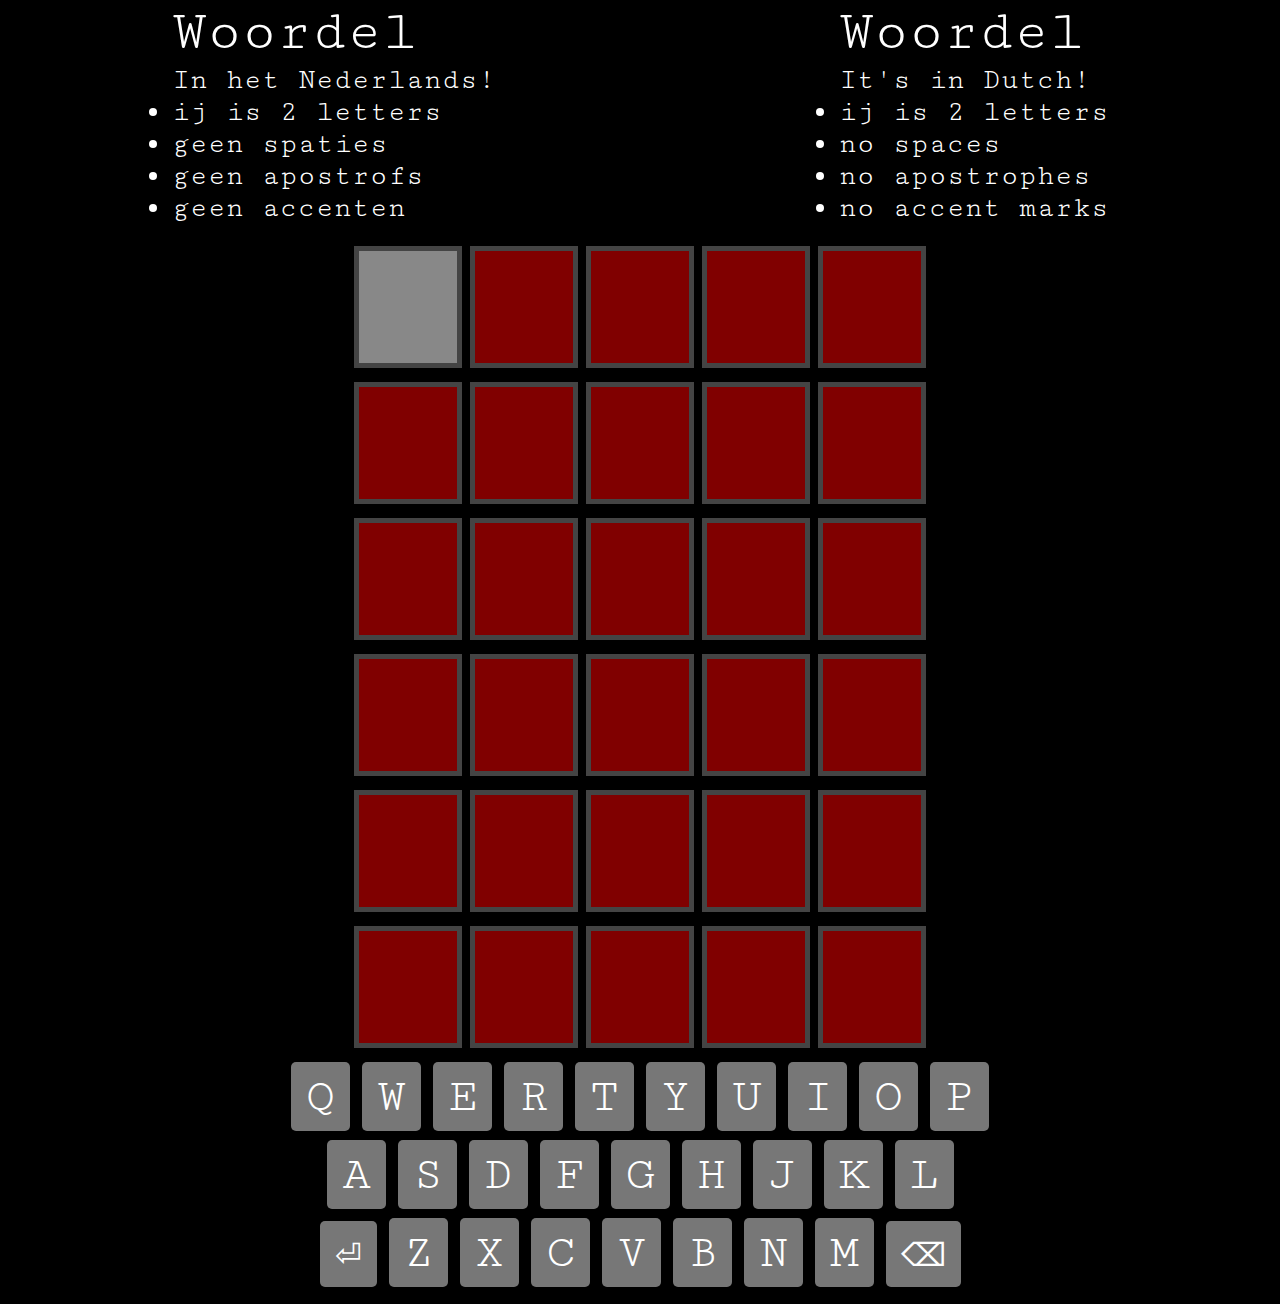
<file: index.html>
<html>

<head>
	<link rel="preconnect" href="https://fonts.googleapis.com"> 
	<link rel="preconnect" href="https://fonts.gstatic.com" crossorigin> 
	<link href="https://fonts.googleapis.com/css2?family=Cutive+Mono&family=Dongle&display=swap" rel="stylesheet">
	<link rel="stylesheet" href="style.css">
	<title>Woordel</title>

	<script
		src="https://cdn.socket.io/4.4.0/socket.io.min.js"
		integrity="sha384-1fOn6VtTq3PWwfsOrk45LnYcGosJwzMHv+Xh/Jx5303FVOXzEnw0EpLv30mtjmlj"
		crossorigin="anonymous"
	></script>

</head>

<body>
<div id="game">
	<div class="instructions">
		<div class="flex-container-col">
			<p class="titles">Woordel</p>
			<p>In het Nederlands!</p>
			<ul>
				<li>ij is 2 letters</li>
				<li>geen spaties</li>
				<li>geen apostrofs</li>
				<li>geen accenten</li>
			</ul>
		</div>	
		<div class="flex-container-col">
			<p class="titles">Woordel</p>
			<p>It's in Dutch!</p>
			<ul>
				<li>ij is 2 letters</li>
				<li>no spaces</li>
				<li>no apostrophes</li>
				<li>no accent marks</li>
			</ul>
		</div>	
	</div>
	<!-- guess boxes -->
	<div align="center" id="rows"></div>

	<!-- keyboard -->
	<div align='center' id="keyboard"></div>
</div>
</body>

<script src="words.js"></script>
<script src="main.js"></script>

</html>
</file>
<file: style.css>
:root {
	--background: black;
	--text: white;
	--yellow: #fcb500;
	--green: #8db008;
	--red : #800000;
	--wrong: black;
	--unguessed: #777;
}

body {
	background: var(--background);
	color: var(--text);
	font-family: "Cutive Mono", monospace;
	margin: 0 0 0;
}

.titles {
	font-size: 2em;
	margin: 0 0 0;
}

ul, p {
	margin: 0 0 0;
	padding: 0 0 0 0;
}

.instructions {
	font-size: 1.8em;
	display: flex;
	flex-direction: row;
	flex-wrap: wrap;
	justify-content: space-around;
}


.flex-container-col {
	display: flex;
	flex-direction: column;
	justify-content: space-around;
}

.guessbox {
	color: var(--background);
	font-size: 6em;
	border-style: solid;
	border-width: 5px;
	border-color: #444;
	padding: 3px 20px;
	margin: 4px;
}

.failure {
	animation: fadeInAnimation 1s infinite alternate;
	background: var(--red);
	color: var(--text);
}

.visible {
	color: var(--text);
}

.row {
	margin: 30px;
	align: center;
}

.key {
	color: var(--text);
	font-size: 3em;
	border-radius: 5px;
	background: var(--unguessed);
	padding: 8px 15px;
	margin: 6px;
}

.clicked {
	background: var(--yellow);
}

.keysrow {
	margin: 25px;
}

.key-big {
	font-size: 2em;
	/* top right bottom left */
	padding: 18px 15px 12px 15px;
}

@keyframes fadeInAnimation {
	from { background: #000; }
}
@keyframes badword-animation {
	from { background: var(--red); }
}
@keyframes success-animation {
	0%  { background: #008; }
	20%  { background: var(--green); }
	40%  { background: #fff; }
	60%  { background: var(--green); }
	80%  { background: #808; }
	100% { background: #008; }
}

.wrong {
	background: var(--wrong);
	animation: fadeInAnimation 1s;
}
.correct-letter {
	background: var(--yellow);
	animation: fadeInAnimation 1s;
}
.correct-location {
	background: var(--green);
	animation: fadeInAnimation 1s;
}
.badword {
	animation: badword-animation 3s;
}

@keyframes cycleAnimation {
  0%   { background:#888; }
  20%  { background:#000; }
  40%  { background:#888; }
  60%  { background:#000; }
  80%  { background:#000; }
}
.selected {
	background: #888;
	animation: cycleAnimation 2s infinite;
}

.success {
	animation: success-animation 3s infinite;
}
</file>
